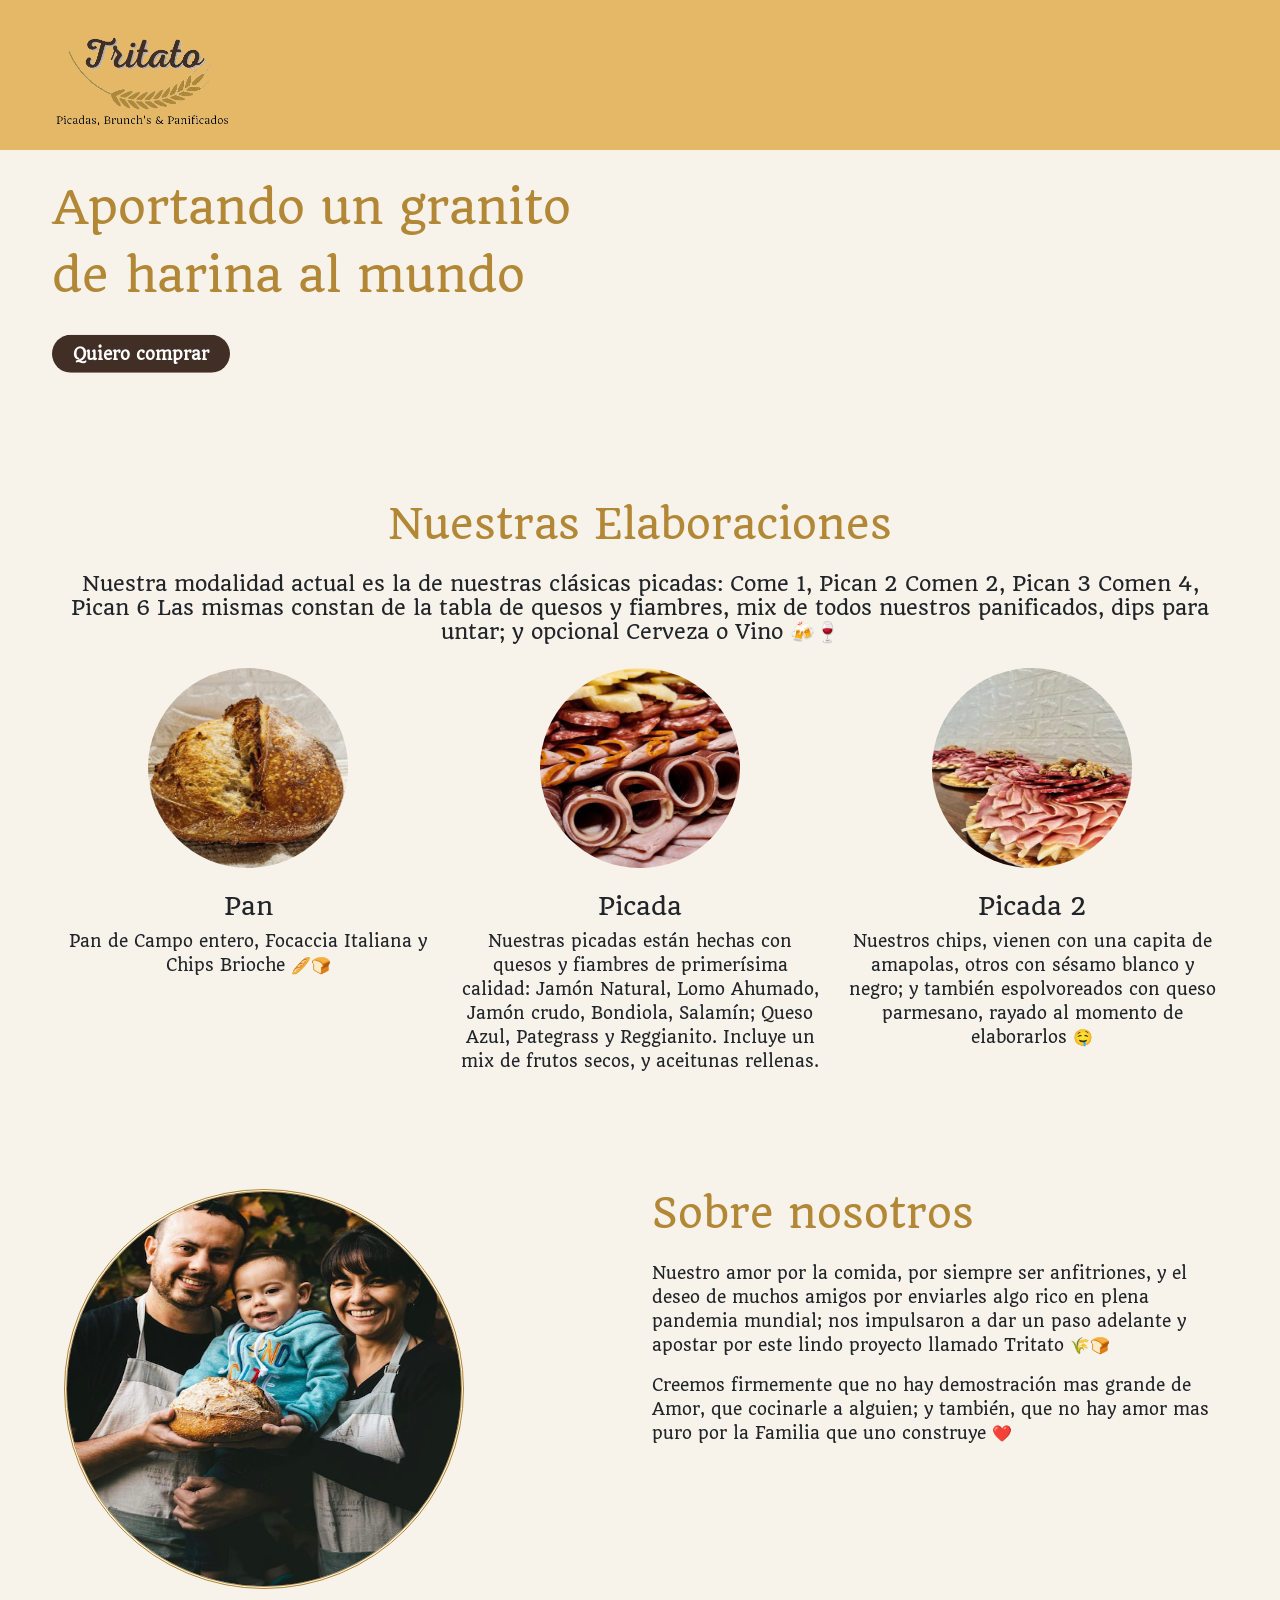
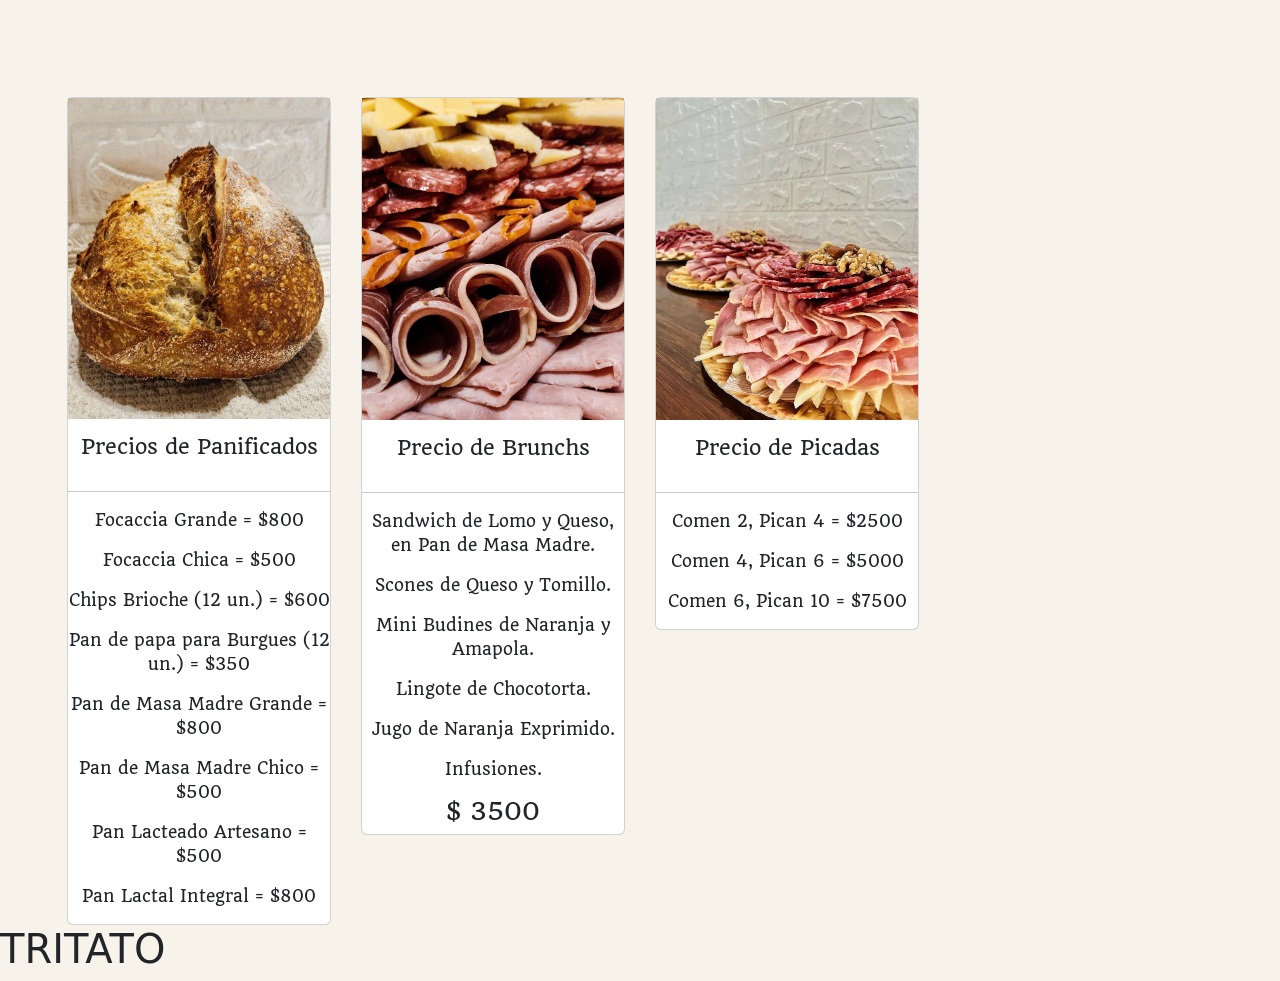
<file: index.html>
<!DOCTYPE html>
<html lang="es">
<head>
    <meta charset="UTF-8">
    <meta http-equiv="X-UA-Compatible" content="IE=edge">
    <meta name="viewport" content="width=device-width, initial-scale=1.0">
    <link rel="preconnect" href="https://fonts.googleapis.com">
    <link rel="preconnect" href="https://fonts.gstatic.com" crossorigin>
    <link href="https://fonts.googleapis.com/css2?family=Quando&display=swap" rel="stylesheet">
    <title>TRITATO</title>
<!-- CSS only -->
<link href="https://cdn.jsdelivr.net/npm/bootstrap@5.2.0-beta1/dist/css/bootstrap.min.css" rel="stylesheet" integrity="sha384-0evHe/X+R7YkIZDRvuzKMRqM+OrBnVFBL6DOitfPri4tjfHxaWutUpFmBp4vmVor" crossorigin="anonymous">
<link rel="stylesheet" href="./css/main.css">
</head>
<body>
    <header>
        <nav class="navbar">
            <div class="container">
            <img id="logo" src="./images/logo-removebg-preview.png" width="180px" alt="tritato">
            </div>
        </nav>
        <div class="container">
            <div class="titulo">
                Aportando un granito <br>de harina al mundo<br>
                <button class="btn mt-3">Quiero comprar</button>
            </div>

        </div>
    </header>
    <main>
        <div class="row" id="row-elaboraciones">
            <div class="container text-center">
            <div>
                <div class="col -md-8">
                <h1 class="tituloColor mb-4">Nuestras Elaboraciones</h1>
                <h5>Nuestra modalidad actual es la de nuestras clásicas picadas:
                    Come 1, Pican 2
                    Comen 2, Pican 3
                    Comen 4, Pican 6
                    Las mismas constan de la tabla de quesos y fiambres, mix de todos nuestros panificados, dips para untar; y opcional Cerveza o Vino 🍻🍷</h5>
            </div>
            </div>
            <div class="row mt-4">
                <div class="col">
                    <img src="/images/pan.jpg" alt="pan" width="180px">
                    <h4 class="mt-4">Pan</h4>
                    <p>Pan de Campo entero, Focaccia Italiana y Chips Brioche 🥖🍞</p>
                </div>
                <div class="col">
                    <img src="/images/picada.jpg" alt="picada" width="180px">
                    <h4 class="mt-4">Picada</h4>
                    <p>Nuestras picadas están hechas con quesos y fiambres de primerísima calidad: Jamón Natural, Lomo Ahumado, Jamón crudo, Bondiola, Salamín; Queso Azul, Pategrass y Reggianito. Incluye un mix de frutos secos, y aceitunas rellenas.</p>
                </div>
                <div class="col">
                    <img src="/images/picada1.jpg" alt="picada2" width="180px">
                    <h4 class="mt-4">Picada 2</h4>
                    <p>Nuestros chips, vienen con una capita de amapolas, otros con sésamo blanco y negro; y también espolvoreados con queso parmesano, rayado al momento de elaborarlos 🤤</p>
                </div>
            </div>
            </div>
        </div>
        <div class="row" id="row-nosotros">
            <div class="container">
                <div class="row">
                    <div class="col -md-5">
                        <img class="nosotros" src="/images/nosotros.jpeg" alt="Nosotros">

                    </div>
                    <div class="col -ms-7" id="sobreNosotros">
                        <h1 class="tituloColor mb-4">Sobre nosotros</h1>
                        <p>Nuestro amor por la comida, por siempre ser anfitriones, y el deseo de muchos amigos por enviarles algo rico en plena pandemia mundial; nos impulsaron a dar un paso adelante y apostar por este lindo proyecto llamado Tritato 🌾🍞</p>
                        <p>Creemos firmemente que no hay demostración mas grande de Amor, que cocinarle a alguien; y también, que no hay amor mas puro por la Familia que uno construye ❤️</p>
                    </div>
                </div>
            </div>
            
        </div>
        <div class="row" id="row-precios">
            <div class="container mt-2 text-center">
                  <div class="row">
                    <div class="col-md-3 col-sm-6">
                      <div class="card card-block">
                    <img src="/images/pan.jpg" alt="Precios Panificados">
                        <h3 class="card-title mt-3 mb-3">Precios de Panificados</h3><hr>
                        <p>Focaccia Grande = $800</p>
                        <p>Focaccia Chica = $500</p>
                        <p>Chips Brioche (12 un.) = $600</p>
                        <p>Pan de papa para Burgues (12 un.) = $350</p>
                        <p>Pan de Masa Madre Grande = $800</p>
                        <p>Pan de Masa Madre Chico = $500</p>
                        <p>Pan Lacteado Artesano = $500</p>
                        <p>Pan Lactal Integral = $800</p>
                      </div>
                    </div>
                    <div class="col-md-3 col-sm-6 text-center">
                      <div class="card card-block">
                    <img src="/images/picada.jpg" alt="Precio de Brunchs">
                        <h5 class="card-title  mt-3 mb-3">Precio de Brunchs</h5><hr>
                        <p>Sandwich de Lomo y Queso, en Pan de Masa Madre.</p>
                        <p>Scones de Queso y Tomillo.</p>
                        <p>Mini Budines de Naranja y Amapola.</p>
                        <p>Lingote de Chocotorta.</p>
                        <p>Jugo de Naranja Exprimido.</p>
                        <p>Infusiones.</p>
                        <h4 class="text-center">$ 3500</h4>
                  </div>
                    </div>
                    <div class="col-md-3 col-sm-6 text-center">
                      <div class="card card-block">
                    <img src="/images/picada1.jpg" alt="Precio de Picadas">
                        <h5 class="card-title  mt-3 mb-3">Precio de Picadas</h5><hr>
                        <p>Comen 2, Pican 4 = $2500</p>
                        <p>Comen 4, Pican 6 = $5000</p>
                        <p>Comen 6, Pican 10 = $7500</p>                  
                    </div>                  
        </div>
        <div class="row" id="row-contacto">
            
        </div>
    </main>
    <footer></footer>
<h1>TRITATO</h1>
    
<!-- JavaScript Bundle with Popper -->
<script src="https://cdn.jsdelivr.net/npm/bootstrap@5.2.0-beta1/dist/js/bootstrap.bundle.min.js" integrity="sha384-pprn3073KE6tl6bjs2QrFaJGz5/SUsLqktiwsUTF55Jfv3qYSDhgCecCxMW52nD2" crossorigin="anonymous"></script>   
</body>
</html>
</file>
<file: css/main.css>
.container {
  max-width: 1200px;
  font-family: 'Quando', serif;
  font-size: 16px;
}

body {
  background-color: #f8f3ea;
  margin: auto;
}

.navbar {
  height: 150px;
  background-color: #e4b866;
}

header {
  height: 500px;
  background-size: cover;
  position: relative;
}

.titulo {
  color: #B28735;
  font-size: 45px;
  font-family: 'Quando', serif;
  position: absolute;
  top: 50%;
  transform: translateY(-50%);
  padding-top: 50px;
}

.tituloColor { 
  color: #B28735;
}

.btn {
  background-color: #412F26;
  border-radius: 20px;
  color: white;
  font-weight: bold;
  padding-left: 20px;
  padding-right: 20px;
}

.row-inicio {
  background-image: url(/images/picada1.jpg);
}

.row {
  margin: 0px;
}

#row-elaboraciones img {
  border-radius: 50%;
  width: 200px;
  height: 200px;
}

#row-nosotros {
  background-size: cover;
  padding-top: 100px !important;
  padding-bottom: 100px !important;
}

#row-nosotros img {
  border-radius: 50%;
  border: 3px double #B28735;
  width: 400px;
  height: 400px;
}

#row-nosotros p {
  font-size: 16px;

}

#row-precios {
  font-size: 16px !important;
  display: flex;
  justify-content: center;
  align-items: center;
}
/* CARDS */


div [class^="col-"]{
  padding-left:15px;
  padding-right:15px;
}
.card{
  transition:0.5s;
  cursor:pointer;
}
.card-title{  
  font-size:20px;
  transition:1s;
  cursor:pointer;
  text-align: center;
}
.card-title i{  
  font-size:20px;
  transition:1s;
  cursor:pointer;
  color:#ffa710
  
}
.card-title i:hover{
  transform: scale(1.25) rotate(100deg); 
  color:#18d4ca;
  
}
.card:hover{
  transform: scale(1.05);
  box-shadow: 10px 10px 15px rgba(0,0,0,0.3);
}
.card-text{
  height:80px;  
}

.card::before, .card::after {
  position: absolute;
  top: 0;
  right: 0;
  bottom: 0;
  left: 0;
  transform: scale3d(0, 0, 1);
  transition: transform .3s ease-out 0s;
  background: rgba(255, 255, 255, 0.1);
  content: '';
  pointer-events: none;
}
.card::before {
  transform-origin: left top;
}
.card::after {
  transform-origin: right bottom;
}
.card:hover::before, .card:hover::after, .card:focus::before, .card:focus::after {
  transform: scale3d(1, 1, 1);
}
</file>
